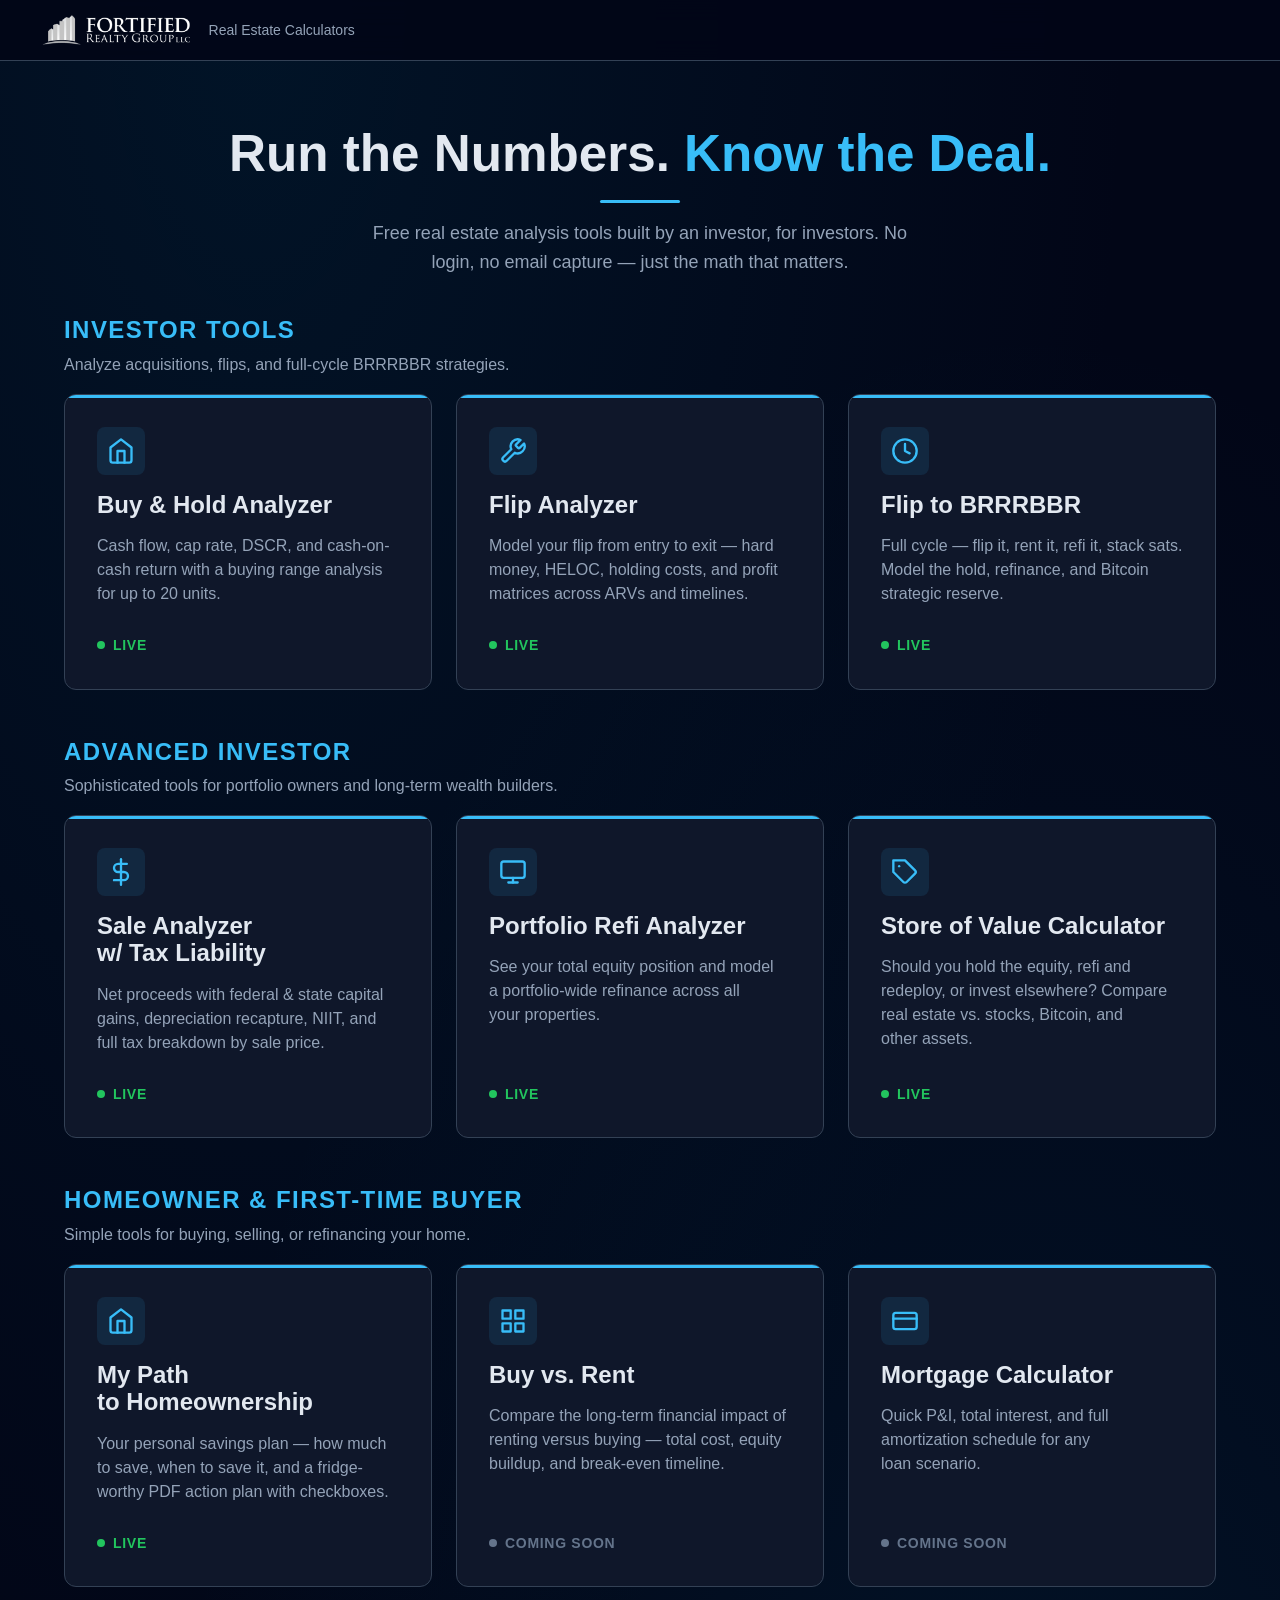
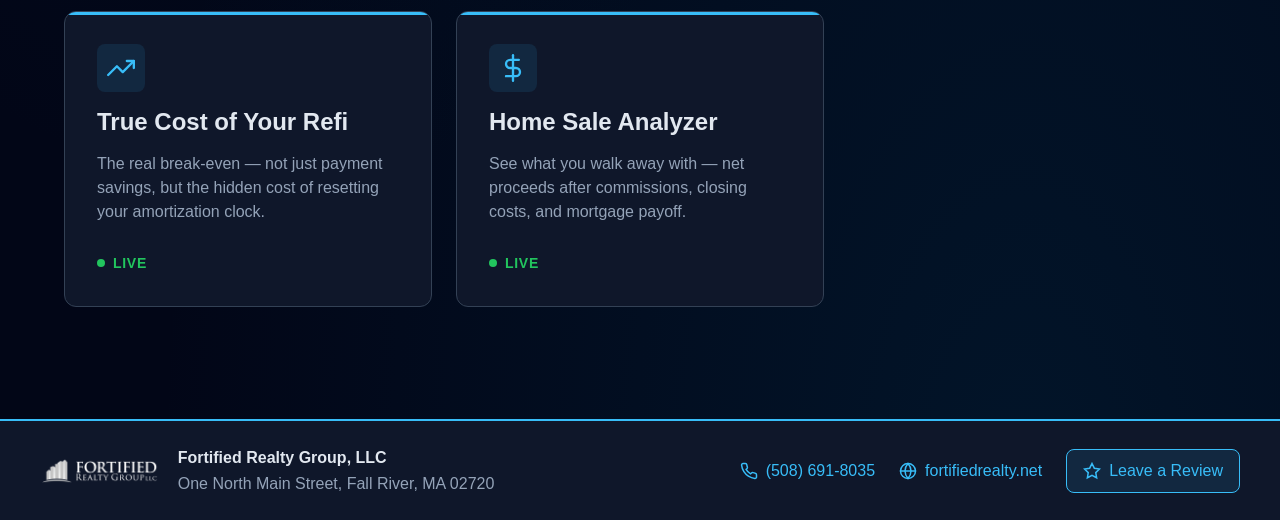
<file: index.html>
<!DOCTYPE html>
<html lang="en">
<head>
  <meta charset="UTF-8">
  <meta name="viewport" content="width=device-width, initial-scale=1.0">
  <title>Real Estate Calculators — Fortified Realty Group</title>
  <meta name="description" content="Free real estate analysis calculators from Fortified Realty Group, LLC — Buy and Hold, Flip Analyzer, BRRRBBR, and more. One North Main Street, Fall River, MA 02720.">
  <meta name="theme-color" content="#00344D">
  <link rel="manifest" href="./manifest.json">
  <link rel="icon" type="image/svg+xml" href="./assets/favicon.svg">
  <link rel="apple-touch-icon" href="./assets/icon-192.png">
  <link href="https://api.fontshare.com/v2/css?f[]=cabinet-grotesk@400,500,700,800&f[]=satoshi@400,500,600,700&display=swap" rel="stylesheet">
  <link rel="stylesheet" href="./base.css">
  <link rel="stylesheet" href="./style.css">
</head>
<body>

  <header class="site-header">
    <div class="header-inner">
      <a href="./index.html" class="logo-link">
        <img src="./assets/fortified-logo-white.png" alt="Fortified Realty Group" height="36">
        <span class="logo-text">Real Estate Calculators</span>
      </a>
      <button class="install-btn" id="installBtn" aria-label="Install app">
        <svg width="18" height="18" viewBox="0 0 24 24" fill="none" stroke="currentColor" stroke-width="2.5" stroke-linecap="round"><path d="M12 5v14M5 12l7 7 7-7"/></svg>
        Install
      </button>
    </div>
  </header>

  <section class="hero">
    <h1>Run the Numbers. <em>Know the Deal.</em></h1>
    <hr class="teal-rule">
    <p>Free real estate analysis tools built by an investor, for investors. No login, no email capture — just the math that matters.</p>
  </section>

  <main style="max-width:var(--content-wide); margin:0 auto; padding:0 var(--space-6) var(--space-16);">

    <!-- ===== ROW 1: INVESTOR CORE ===== -->
    <div style="margin-bottom:var(--space-4);">
      <h2 style="font-family:var(--font-display); font-size:var(--text-lg); font-weight:700; color:var(--color-accent); text-transform:uppercase; letter-spacing:0.06em;">Investor Tools</h2>
      <p style="font-size:var(--text-sm); color:var(--color-text-muted); margin-top:var(--space-2);">Analyze acquisitions, flips, and full-cycle BRRRBBR strategies.</p>
    </div>
    <div class="calc-grid" style="padding:0; margin-bottom:var(--space-12);">

      <a href="./buy-and-hold.html" class="calc-card">
        <div class="card-icon">
          <svg width="28" height="28" viewBox="0 0 24 24" fill="none" stroke="#38bdf8" stroke-width="2" stroke-linecap="round" stroke-linejoin="round">
            <path d="M3 9l9-7 9 7v11a2 2 0 0 1-2 2H5a2 2 0 0 1-2-2z"/>
            <polyline points="9 22 9 12 15 12 15 22"/>
          </svg>
        </div>
        <h2>Buy &amp; Hold Analyzer</h2>
        <p>Cash flow, cap rate, DSCR, and cash-on-cash return with a buying range analysis for up to 20 units.</p>
        <div class="card-status live"><span class="dot"></span>Live</div>
      </a>

      <a href="./flip-analyzer.html" class="calc-card">
        <div class="card-icon">
          <svg width="28" height="28" viewBox="0 0 24 24" fill="none" stroke="#38bdf8" stroke-width="2" stroke-linecap="round" stroke-linejoin="round">
            <path d="M14.7 6.3a1 1 0 0 0 0 1.4l1.6 1.6a1 1 0 0 0 1.4 0l3.77-3.77a6 6 0 0 1-7.94 7.94l-6.91 6.91a2.12 2.12 0 0 1-3-3l6.91-6.91a6 6 0 0 1 7.94-7.94l-3.76 3.76z"/>
          </svg>
        </div>
        <h2>Flip Analyzer</h2>
        <p>Model your flip from entry to exit — hard money, HELOC, holding costs, and profit matrices across ARVs and timelines.</p>
        <div class="card-status live"><span class="dot"></span>Live</div>
      </a>

      <a href="./brrrbbr.html" class="calc-card">
        <div class="card-icon">
          <svg width="28" height="28" viewBox="0 0 24 24" fill="none" stroke="#38bdf8" stroke-width="2" stroke-linecap="round" stroke-linejoin="round">
            <circle cx="12" cy="12" r="10"/><path d="M12 6v6l4 2"/>
          </svg>
        </div>
        <h2>Flip to BRRRBBR</h2>
        <p>Full cycle — flip it, rent it, refi it, stack sats. Model the hold, refinance, and Bitcoin strategic reserve.</p>
        <div class="card-status live"><span class="dot"></span>Live</div>
      </a>

    </div>

    <!-- ===== ROW 2: ADVANCED INVESTOR ===== -->
    <div style="margin-bottom:var(--space-4);">
      <h2 style="font-family:var(--font-display); font-size:var(--text-lg); font-weight:700; color:var(--color-accent); text-transform:uppercase; letter-spacing:0.06em;">Advanced Investor</h2>
      <p style="font-size:var(--text-sm); color:var(--color-text-muted); margin-top:var(--space-2);">Sophisticated tools for portfolio owners and long-term wealth builders.</p>
    </div>
    <div class="calc-grid" style="padding:0; margin-bottom:var(--space-12);">

      <a href="./sale-analyzer.html" class="calc-card">
        <div class="card-icon">
          <svg width="28" height="28" viewBox="0 0 24 24" fill="none" stroke="#38bdf8" stroke-width="2" stroke-linecap="round" stroke-linejoin="round">
            <line x1="12" y1="1" x2="12" y2="23"/><path d="M17 5H9.5a3.5 3.5 0 0 0 0 7h5a3.5 3.5 0 0 1 0 7H6"/>
          </svg>
        </div>
        <h2>Sale Analyzer w/ Tax Liability</h2>
        <p>Net proceeds with federal &amp; state capital gains, depreciation recapture, NIIT, and full tax breakdown by sale price.</p>
        <div class="card-status live"><span class="dot"></span>Live</div>
      </a>

      <a href="./portfolio-refi.html" class="calc-card">
        <div class="card-icon">
          <svg width="28" height="28" viewBox="0 0 24 24" fill="none" stroke="#38bdf8" stroke-width="2" stroke-linecap="round" stroke-linejoin="round">
            <rect x="2" y="3" width="20" height="14" rx="2"/><line x1="8" y1="21" x2="16" y2="21"/><line x1="12" y1="17" x2="12" y2="21"/>
          </svg>
        </div>
        <h2>Portfolio Refi Analyzer</h2>
        <p>See your total equity position and model a portfolio-wide refinance across all your properties.</p>
        <div class="card-status live"><span class="dot"></span>Live</div>
      </a>

      <a href="./store-of-value.html" class="calc-card">
        <div class="card-icon">
          <svg width="28" height="28" viewBox="0 0 24 24" fill="none" stroke="#38bdf8" stroke-width="2" stroke-linecap="round" stroke-linejoin="round">
            <path d="M20.59 13.41l-7.17 7.17a2 2 0 0 1-2.83 0L2 12V2h10l8.59 8.59a2 2 0 0 1 0 2.82z"/><line x1="7" y1="7" x2="7.01" y2="7"/>
          </svg>
        </div>
        <h2>Store of Value Calculator</h2>
        <p>Should you hold the equity, refi and redeploy, or invest elsewhere? Compare real estate vs. stocks, Bitcoin, and other assets.</p>
        <div class="card-status live"><span class="dot"></span>Live</div>
      </a>

    </div>

    <!-- ===== ROW 3: RESIDENTIAL / FIRST-TIME BUYER ===== -->
    <div style="margin-bottom:var(--space-4);">
      <h2 style="font-family:var(--font-display); font-size:var(--text-lg); font-weight:700; color:var(--color-accent); text-transform:uppercase; letter-spacing:0.06em;">Homeowner &amp; First-Time Buyer</h2>
      <p style="font-size:var(--text-sm); color:var(--color-text-muted); margin-top:var(--space-2);">Simple tools for buying, selling, or refinancing your home.</p>
    </div>
    <div class="calc-grid" style="padding:0; margin-bottom:var(--space-12);">

      <a href="./first-mortgage.html" class="calc-card">
        <div class="card-icon">
          <svg width="28" height="28" viewBox="0 0 24 24" fill="none" stroke="#38bdf8" stroke-width="2" stroke-linecap="round" stroke-linejoin="round">
            <path d="M3 9l9-7 9 7v11a2 2 0 0 1-2 2H5a2 2 0 0 1-2-2z"/>
            <polyline points="9 22 9 12 15 12 15 22"/>
          </svg>
        </div>
        <h2>My Path to Homeownership</h2>
        <p>Your personal savings plan — how much to save, when to save it, and a fridge-worthy PDF action plan with checkboxes.</p>
        <div class="card-status live"><span class="dot"></span>Live</div>
      </a>

      <div class="calc-card disabled">
        <div class="card-icon">
          <svg width="28" height="28" viewBox="0 0 24 24" fill="none" stroke="#38bdf8" stroke-width="2" stroke-linecap="round" stroke-linejoin="round">
            <rect x="3" y="3" width="7" height="7"/><rect x="14" y="3" width="7" height="7"/>
            <rect x="14" y="14" width="7" height="7"/><rect x="3" y="14" width="7" height="7"/>
          </svg>
        </div>
        <h2>Buy vs. Rent</h2>
        <p>Compare the long-term financial impact of renting versus buying — total cost, equity buildup, and break-even timeline.</p>
        <div class="card-status coming"><span class="dot"></span>Coming Soon</div>
      </div>

      <div class="calc-card disabled">
        <div class="card-icon">
          <svg width="28" height="28" viewBox="0 0 24 24" fill="none" stroke="#38bdf8" stroke-width="2" stroke-linecap="round" stroke-linejoin="round">
            <rect x="2" y="5" width="20" height="14" rx="2"/><line x1="2" y1="10" x2="22" y2="10"/>
          </svg>
        </div>
        <h2>Mortgage Calculator</h2>
        <p>Quick P&amp;I, total interest, and full amortization schedule for any loan scenario.</p>
        <div class="card-status coming"><span class="dot"></span>Coming Soon</div>
      </div>

      <a href="./refi-breakeven.html" class="calc-card">
        <div class="card-icon">
          <svg width="28" height="28" viewBox="0 0 24 24" fill="none" stroke="#38bdf8" stroke-width="2" stroke-linecap="round" stroke-linejoin="round">
            <polyline points="23 6 13.5 15.5 8.5 10.5 1 18"/><polyline points="17 6 23 6 23 12"/>
          </svg>
        </div>
        <h2>True Cost of Your Refi</h2>
        <p>The real break-even — not just payment savings, but the hidden cost of resetting your amortization clock.</p>
        <div class="card-status live"><span class="dot"></span>Live</div>
      </a>

      <a href="./home-sale.html" class="calc-card">
        <div class="card-icon">
          <svg width="28" height="28" viewBox="0 0 24 24" fill="none" stroke="#38bdf8" stroke-width="2" stroke-linecap="round" stroke-linejoin="round">
            <line x1="12" y1="1" x2="12" y2="23"/><path d="M17 5H9.5a3.5 3.5 0 0 0 0 7h5a3.5 3.5 0 0 1 0 7H6"/>
          </svg>
        </div>
        <h2>Home Sale Analyzer</h2>
        <p>See what you walk away with — net proceeds after commissions, closing costs, and mortgage payoff.</p>
        <div class="card-status live"><span class="dot"></span>Live</div>
      </a>

    </div>

  </main>

  <footer class="contact-footer">
    <div class="footer-inner">
      <div class="footer-brand">
        <img src="./assets/fortified-logo-white.png" alt="Fortified Realty Group" height="24">
        <div class="footer-text">
          <strong>Fortified Realty Group, LLC</strong><br>
          One North Main Street, Fall River, MA 02720
        </div>
      </div>
      <div class="footer-links">
        <a href="tel:+15086918035" class="footer-link" target="_blank" rel="noopener noreferrer">
          <svg viewBox="0 0 24 24" fill="none" stroke="currentColor" stroke-width="2" stroke-linecap="round"><path d="M22 16.92v3a2 2 0 0 1-2.18 2 19.79 19.79 0 0 1-8.63-3.07 19.5 19.5 0 0 1-6-6 19.79 19.79 0 0 1-3.07-8.67A2 2 0 0 1 4.11 2h3a2 2 0 0 1 2 1.72c.127.96.361 1.903.7 2.81a2 2 0 0 1-.45 2.11L8.09 9.91a16 16 0 0 0 6 6l1.27-1.27a2 2 0 0 1 2.11-.45c.907.339 1.85.573 2.81.7A2 2 0 0 1 22 16.92z"/></svg>
          (508) 691-8035
        </a>
        <a href="https://fortifiedrealty.net" class="footer-link" target="_blank" rel="noopener noreferrer">
          <svg viewBox="0 0 24 24" fill="none" stroke="currentColor" stroke-width="2" stroke-linecap="round"><circle cx="12" cy="12" r="10"/><line x1="2" y1="12" x2="22" y2="12"/><path d="M12 2a15.3 15.3 0 0 1 4 10 15.3 15.3 0 0 1-4 10 15.3 15.3 0 0 1-4-10 15.3 15.3 0 0 1 4-10z"/></svg>
          fortifiedrealty.net
        </a>
        <a href="https://g.page/r/CbFCYN2LnvC7EAE/review" class="footer-link review-link" target="_blank" rel="noopener noreferrer">
          <svg viewBox="0 0 24 24" fill="none" stroke="currentColor" stroke-width="2" stroke-linecap="round"><polygon points="12 2 15.09 8.26 22 9.27 17 14.14 18.18 21.02 12 17.77 5.82 21.02 7 14.14 2 9.27 8.91 8.26 12 2"/></svg>
          Leave a Review
        </a>
      </div>
    </div>
  </footer>

  <script src="./app.js"></script>
</body>
</html>
</file>
<file: base.css>
*, *::before, *::after { box-sizing: border-box; margin: 0; padding: 0; }

html {
  -moz-text-size-adjust: none;
  -webkit-text-size-adjust: none;
  text-size-adjust: none;
  -webkit-font-smoothing: antialiased;
  -moz-osx-font-smoothing: grayscale;
  text-rendering: optimizeLegibility;
  scroll-behavior: smooth;
  scroll-padding-top: 4rem;
}

body {
  min-height: 100dvh;
  line-height: 1.6;
  font-family: var(--font-body, sans-serif);
  font-size: var(--text-base);
  color: var(--color-text);
  background-color: var(--color-bg);
}

img, picture, video, canvas, svg { display: block; max-width: 100%; height: auto; }
ul[role="list"], ol[role="list"] { list-style: none; }
input, button, textarea, select { font: inherit; color: inherit; }

h1, h2, h3, h4, h5, h6 { text-wrap: balance; line-height: 1.15; }
p, li, figcaption { text-wrap: pretty; max-width: 72ch; }

:focus-visible {
  outline: 2px solid var(--color-primary);
  outline-offset: 3px;
  border-radius: 0.375rem;
}

@media (prefers-reduced-motion: reduce) {
  *, *::before, *::after {
    animation-duration: 0.01ms !important;
    animation-iteration-count: 1 !important;
    transition-duration: 0.01ms !important;
    scroll-behavior: auto !important;
  }
}

button { cursor: pointer; background: none; border: none; }
table { border-collapse: collapse; width: 100%; }

a, button, [role="button"], input, textarea, select {
  transition: color 180ms cubic-bezier(0.16, 1, 0.3, 1),
              background 180ms cubic-bezier(0.16, 1, 0.3, 1),
              border-color 180ms cubic-bezier(0.16, 1, 0.3, 1),
              box-shadow 180ms cubic-bezier(0.16, 1, 0.3, 1);
}

.sr-only {
  position: absolute; width: 1px; height: 1px; padding: 0; margin: -1px;
  overflow: hidden; clip: rect(0, 0, 0, 0); white-space: nowrap; border-width: 0;
}
</file>
<file: style.css>
/* ===== FORTIFIED SHOCKWAVE DESIGN SYSTEM ===== */

:root {
  /* Type Scale */
  --text-xs:   clamp(0.75rem,  0.7rem  + 0.25vw, 0.875rem);
  --text-sm:   clamp(0.875rem, 0.8rem  + 0.35vw, 1rem);
  --text-base: clamp(1rem,     0.95rem + 0.25vw, 1.125rem);
  --text-lg:   clamp(1.125rem, 1rem    + 0.75vw, 1.5rem);
  --text-xl:   clamp(1.5rem,   1.2rem  + 1.25vw, 2.25rem);
  --text-2xl:  clamp(2rem,     1.2rem  + 2.5vw,  3.5rem);

  /* Spacing */
  --space-1:  0.25rem;
  --space-2:  0.5rem;
  --space-3:  0.75rem;
  --space-4:  1rem;
  --space-5:  1.25rem;
  --space-6:  1.5rem;
  --space-8:  2rem;
  --space-10: 2.5rem;
  --space-12: 3rem;
  --space-16: 4rem;
  --space-20: 5rem;
  --space-24: 6rem;

  /* Fortified Shockwave Dark Theme */
  --color-bg:             #020617;
  --color-surface:        #0f172a;
  --color-surface-2:      #1e293b;
  --color-surface-3:      #1a2744;
  --color-border:         #334155;
  --color-border-accent:  #38bdf8;
  --color-divider:        #1e293b;

  /* Text */
  --color-text:           #e2e8f0;
  --color-text-muted:     #94a3b8;
  --color-text-faint:     #64748b;

  /* Brand Colors */
  --color-primary:        #00344D;
  --color-primary-light:  #016891;
  --color-accent:         #38bdf8;
  --color-neutral:        #6D6E71;

  /* Input Styling - Clean White */
  --color-input-bg:       #1e293b;
  --color-input-border:   #475569;
  --color-input-text:     #ffffff;
  --color-input-label:    #94a3b8;
  --color-input-focus:    #38bdf8;

  /* Result Colors */
  --color-result-positive: #22c55e;
  --color-result-negative: #ef4444;
  --color-result-warning:  #eab308;
  --color-result-bg:      #0a1a0a;
  --color-result-border:  #166534;

  /* Radius */
  --radius-sm: 0.375rem;
  --radius-md: 0.5rem;
  --radius-lg: 0.75rem;
  --radius-xl: 1rem;

  /* Shadows */
  --shadow-card: 0 4px 24px rgba(0, 0, 0, 0.4);
  --shadow-glow: 0 0 20px rgba(56, 189, 248, 0.15);

  /* Content widths */
  --content-narrow: 640px;
  --content-default: 960px;
  --content-wide: 1200px;

  /* Font families */
  --font-display: 'Cabinet Grotesk', 'Arial Black', sans-serif;
  --font-body: 'Satoshi', 'Inter', sans-serif;
}


/* ===== GLOBAL LAYOUT ===== */

body {
  background: var(--color-bg);
  background-image: 
    radial-gradient(ellipse at 20% 0%, rgba(0, 52, 77, 0.3) 0%, transparent 60%),
    radial-gradient(ellipse at 80% 100%, rgba(1, 104, 145, 0.15) 0%, transparent 60%);
  min-height: 100dvh;
  display: flex;
  flex-direction: column;
}


/* ===== HEADER / NAV ===== */

.site-header {
  position: sticky;
  top: 0;
  z-index: 100;
  background: rgba(2, 6, 23, 0.92);
  backdrop-filter: blur(12px);
  -webkit-backdrop-filter: blur(12px);
  border-bottom: 1px solid var(--color-border);
  padding: var(--space-3) var(--space-6);
}

.header-inner {
  max-width: var(--content-wide);
  margin: 0 auto;
  display: flex;
  align-items: center;
  justify-content: space-between;
  gap: var(--space-4);
}

.logo-link {
  display: flex;
  align-items: center;
  gap: var(--space-3);
  text-decoration: none;
  color: var(--color-text);
}

.logo-link img {
  height: 36px;
  width: auto;
}

.logo-text {
  font-family: var(--font-display);
  font-size: var(--text-xs);
  color: var(--color-text-muted);
  font-weight: 400;
  line-height: 1.3;
}

.nav-back {
  display: inline-flex;
  align-items: center;
  gap: var(--space-2);
  color: var(--color-accent);
  text-decoration: none;
  font-size: var(--text-sm);
  font-weight: 500;
  padding: var(--space-2) var(--space-3);
  border-radius: var(--radius-sm);
  border: 1px solid transparent;
}

.nav-back:hover {
  border-color: var(--color-accent);
  background: rgba(56, 189, 248, 0.08);
}

.install-btn {
  display: none;
  align-items: center;
  gap: var(--space-2);
  padding: var(--space-2) var(--space-4);
  background: var(--color-accent);
  color: var(--color-bg);
  font-size: var(--text-sm);
  font-weight: 600;
  border-radius: var(--radius-md);
  border: none;
  cursor: pointer;
}

.install-btn:hover { background: #7dd3fc; }
.install-btn.visible { display: inline-flex; }


/* ===== HERO SECTION (Hub) ===== */

.hero {
  text-align: center;
  padding: var(--space-16) var(--space-6) var(--space-10);
}

.hero h1 {
  font-family: var(--font-display);
  font-size: var(--text-2xl);
  font-weight: 800;
  color: var(--color-text);
  margin-bottom: var(--space-4);
}

.hero h1 em {
  font-style: normal;
  color: var(--color-accent);
}

.hero p {
  font-size: var(--text-base);
  color: var(--color-text-muted);
  max-width: 560px;
  margin: 0 auto;
}

.teal-rule {
  display: block;
  width: 80px;
  height: 3px;
  background: var(--color-accent);
  margin: var(--space-4) auto;
  border: none;
  border-radius: 2px;
}


/* ===== CALCULATOR GRID (Hub) ===== */

.calc-grid {
  max-width: var(--content-wide);
  margin: 0 auto;
  padding: 0 var(--space-6) var(--space-16);
  display: grid;
  grid-template-columns: repeat(auto-fill, minmax(min(300px, 100%), 1fr));
  gap: var(--space-6);
}

.calc-card {
  position: relative;
  background: var(--color-surface);
  border: 1px solid var(--color-border);
  border-radius: var(--radius-lg);
  padding: var(--space-8);
  text-decoration: none;
  color: var(--color-text);
  display: flex;
  flex-direction: column;
  gap: var(--space-4);
  overflow: hidden;
  transition: transform 180ms ease, box-shadow 180ms ease, border-color 180ms ease;
}

.calc-card::before {
  content: '';
  position: absolute;
  top: 0; left: 0; right: 0;
  height: 3px;
  background: var(--color-accent);
}

.calc-card:hover {
  transform: translateY(-4px);
  box-shadow: var(--shadow-glow);
  border-color: var(--color-accent);
}

.calc-card .card-icon {
  width: 48px;
  height: 48px;
  background: rgba(56, 189, 248, 0.1);
  border-radius: var(--radius-md);
  display: flex;
  align-items: center;
  justify-content: center;
  font-size: 1.5rem;
}

.calc-card h2 {
  font-family: var(--font-display);
  font-size: var(--text-lg);
  font-weight: 700;
  color: var(--color-text);
}

.calc-card p {
  font-size: var(--text-sm);
  color: var(--color-text-muted);
  line-height: 1.5;
}

.card-status {
  display: inline-flex;
  align-items: center;
  gap: var(--space-2);
  font-size: var(--text-xs);
  font-weight: 600;
  text-transform: uppercase;
  letter-spacing: 0.05em;
  margin-top: auto;
  padding-top: var(--space-3);
}

.card-status.live { color: var(--color-result-positive); }
.card-status.coming { color: var(--color-text-faint); }

.card-status .dot {
  width: 8px; height: 8px;
  border-radius: 50%;
  background: currentColor;
}

.card-status.live .dot {
  animation: pulse-dot 2s ease infinite;
}

@keyframes pulse-dot {
  0%, 100% { opacity: 1; }
  50% { opacity: 0.3; }
}

.calc-card.disabled {
  opacity: 0.5;
  pointer-events: none;
}


/* ===== CALCULATOR PAGE LAYOUT ===== */

.calc-page {
  flex: 1;
  max-width: var(--content-wide);
  margin: 0 auto;
  width: 100%;
  padding: var(--space-6);
}

.calc-title-area {
  margin-bottom: var(--space-8);
}

.calc-title-area h1 {
  font-family: var(--font-display);
  font-size: var(--text-xl);
  font-weight: 800;
  color: var(--color-text);
  margin-bottom: var(--space-2);
}

.calc-title-area p {
  font-size: var(--text-sm);
  color: var(--color-text-muted);
}

.calc-address {
  margin-bottom: var(--space-6);
}

.calc-address label {
  display: block;
  font-size: var(--text-xs);
  color: var(--color-input-label);
  font-weight: 600;
  text-transform: uppercase;
  letter-spacing: 0.05em;
  margin-bottom: var(--space-2);
}

.calc-address input {
  width: 100%;
  max-width: 500px;
  padding: var(--space-3) var(--space-4);
  background: var(--color-input-bg);
  border: 1px solid var(--color-input-border);
  border-radius: var(--radius-md);
  color: var(--color-input-text);
  font-size: var(--text-base);
  font-weight: 500;
}

.calc-address input::placeholder { color: var(--color-text-faint); }
.calc-address input:focus {
  outline: none;
  border-color: var(--color-input-focus);
  box-shadow: 0 0 0 3px rgba(56, 189, 248, 0.15);
}


/* ===== INPUT SECTIONS ===== */

.calc-sections {
  display: grid;
  grid-template-columns: 1fr 1fr 1fr;
  gap: var(--space-6);
  margin-bottom: var(--space-8);
}

@media (max-width: 900px) {
  .calc-sections { grid-template-columns: 1fr; }
}

.input-section {
  background: var(--color-surface);
  border: 1px solid var(--color-border);
  border-radius: var(--radius-lg);
  overflow: hidden;
}

.section-header {
  background: var(--color-surface-2);
  padding: var(--space-3) var(--space-5);
  border-bottom: 1px solid var(--color-border);
  display: flex;
  align-items: center;
  gap: var(--space-3);
}

.section-header h2 {
  font-family: var(--font-display);
  font-size: var(--text-sm);
  font-weight: 700;
  color: var(--color-accent);
  text-transform: uppercase;
  letter-spacing: 0.08em;
}

.section-body {
  padding: var(--space-4) var(--space-5);
  display: flex;
  flex-direction: column;
  gap: var(--space-3);
}

/* Input rows — Clean White Style */
.input-row {
  display: flex;
  align-items: center;
  justify-content: space-between;
  gap: var(--space-3);
}

.input-row label {
  font-size: var(--text-sm);
  color: var(--color-input-label);
  font-weight: 500;
  white-space: nowrap;
  flex-shrink: 0;
}

.input-row input,
.input-row select {
  width: 120px;
  text-align: right;
  padding: var(--space-2) var(--space-3);
  background: var(--color-input-bg);
  border: 1px solid var(--color-input-border);
  border-radius: var(--radius-sm);
  color: var(--color-input-text);
  font-size: var(--text-sm);
  font-weight: 600;
  font-variant-numeric: tabular-nums;
}

.input-row input:focus,
.input-row select:focus {
  outline: none;
  border-color: var(--color-input-focus);
  box-shadow: 0 0 0 2px rgba(56, 189, 248, 0.15);
}

.input-row input::placeholder { color: var(--color-text-faint); }

/* Computed row (non-editable) */
.computed-row {
  display: flex;
  align-items: center;
  justify-content: space-between;
  gap: var(--space-3);
  padding: var(--space-2) 0;
  border-top: 1px solid var(--color-divider);
}

.computed-row label {
  font-size: var(--text-sm);
  color: var(--color-text-muted);
  font-weight: 400;
}

.computed-row .computed-value {
  font-size: var(--text-sm);
  color: var(--color-text);
  font-weight: 600;
  font-variant-numeric: tabular-nums;
}

/* Section totals */
.section-total {
  display: flex;
  align-items: center;
  justify-content: space-between;
  padding: var(--space-3) var(--space-5);
  background: var(--color-surface-2);
  border-top: 2px solid var(--color-accent);
}

.section-total label {
  font-size: var(--text-sm);
  font-weight: 700;
  color: var(--color-accent);
  text-transform: uppercase;
  letter-spacing: 0.03em;
}

.section-total .total-value {
  font-size: var(--text-lg);
  font-weight: 800;
  color: var(--color-text);
  font-variant-numeric: tabular-nums;
}


/* ===== NOI DISPLAY ===== */

.noi-bar {
  display: flex;
  gap: var(--space-6);
  margin-bottom: var(--space-6);
  padding: var(--space-4) var(--space-6);
  background: var(--color-surface);
  border: 1px solid var(--color-border);
  border-radius: var(--radius-lg);
  flex-wrap: wrap;
}

.noi-item {
  display: flex;
  align-items: center;
  gap: var(--space-3);
}

.noi-item label {
  font-size: var(--text-sm);
  color: var(--color-text-muted);
  font-weight: 500;
}

.noi-item .noi-value {
  font-size: var(--text-lg);
  font-weight: 800;
  color: var(--color-accent);
  font-variant-numeric: tabular-nums;
}


/* ===== RESULTS SECTION ===== */

.results-section {
  background: var(--color-surface);
  border: 2px solid var(--color-result-border);
  border-radius: var(--radius-lg);
  overflow: hidden;
  margin-bottom: var(--space-8);
}

.results-header {
  background: var(--color-result-bg);
  padding: var(--space-4) var(--space-6);
  border-bottom: 1px solid var(--color-result-border);
  display: flex;
  align-items: center;
  justify-content: space-between;
}

.results-header h2 {
  font-family: var(--font-display);
  font-size: var(--text-sm);
  font-weight: 700;
  color: var(--color-result-positive);
  text-transform: uppercase;
  letter-spacing: 0.08em;
}

.results-grid {
  display: grid;
  grid-template-columns: repeat(4, 1fr);
  gap: 0;
}

@media (max-width: 768px) {
  .results-grid { grid-template-columns: repeat(2, 1fr); }
}

.result-card {
  padding: var(--space-6);
  text-align: center;
  border-right: 1px solid var(--color-border);
  border-bottom: 1px solid var(--color-border);
}

.result-card:last-child { border-right: none; }

@media (max-width: 768px) {
  .result-card:nth-child(2n) { border-right: none; }
}

.result-card .result-label {
  font-size: var(--text-xs);
  color: var(--color-text-muted);
  text-transform: uppercase;
  letter-spacing: 0.06em;
  font-weight: 600;
  margin-bottom: var(--space-2);
}

.result-card .result-value {
  font-family: var(--font-display);
  font-size: var(--text-xl);
  font-weight: 800;
  font-variant-numeric: tabular-nums;
  transition: color 300ms ease;
}

.result-value.positive { color: var(--color-result-positive); }
.result-value.negative { color: var(--color-result-negative); }
.result-value.neutral  { color: var(--color-text); }


/* ===== BUYING RANGE SECTION ===== */

.range-section {
  margin-bottom: var(--space-8);
}

.range-section h2 {
  font-family: var(--font-display);
  font-size: var(--text-lg);
  font-weight: 700;
  color: var(--color-text);
  margin-bottom: var(--space-4);
}

.range-inputs {
  display: flex;
  gap: var(--space-6);
  margin-bottom: var(--space-6);
  flex-wrap: wrap;
  align-items: end;
}

.range-input-group {
  display: flex;
  flex-direction: column;
  gap: var(--space-2);
}

.range-input-group label {
  font-size: var(--text-xs);
  color: var(--color-text-muted);
  font-weight: 600;
  text-transform: uppercase;
  letter-spacing: 0.05em;
}

.range-input-group input {
  width: 140px;
  padding: var(--space-2) var(--space-3);
  background: var(--color-input-bg);
  border: 1px solid var(--color-input-border);
  border-radius: var(--radius-sm);
  color: var(--color-input-text);
  font-size: var(--text-sm);
  font-weight: 600;
  text-align: right;
  font-variant-numeric: tabular-nums;
}

.range-input-group input:focus {
  outline: none;
  border-color: var(--color-input-focus);
  box-shadow: 0 0 0 2px rgba(56, 189, 248, 0.15);
}

.range-divider {
  width: 1px;
  height: 48px;
  background: var(--color-border);
  align-self: flex-end;
  margin-bottom: 4px;
}

.range-table-wrap {
  overflow-x: auto;
  border: 1px solid var(--color-border);
  border-radius: var(--radius-lg);
  -webkit-overflow-scrolling: touch;
}

.range-table {
  min-width: 100%;
  border-collapse: collapse;
  font-size: var(--text-xs);
  font-variant-numeric: tabular-nums;
}

.range-table th,
.range-table td {
  padding: var(--space-2) var(--space-3);
  text-align: center;
  white-space: nowrap;
  border-bottom: 1px solid var(--color-divider);
}

.range-table th:first-child,
.range-table td:first-child {
  text-align: left;
  position: sticky;
  left: 0;
  background: var(--color-surface);
  z-index: 2;
  font-weight: 600;
  color: var(--color-text-muted);
  padding-left: var(--space-4);
  border-right: 2px solid var(--color-border);
  min-width: 160px;
}

.range-table thead th {
  background: var(--color-surface-2);
  color: var(--color-accent);
  font-weight: 700;
  font-size: var(--text-xs);
  text-transform: uppercase;
  letter-spacing: 0.04em;
  text-align: center;
  border-bottom: 2px solid var(--color-accent);
}

.range-table thead th:first-child {
  background: var(--color-surface-2);
}

.range-table thead th.asking-col {
  background: var(--color-primary);
  color: #ffffff;
}

.range-table tbody tr:hover td {
  background: rgba(56, 189, 248, 0.04);
}

.range-table tbody tr:hover td:first-child {
  background: var(--color-surface);
}

/* Conditional formatting cells */
.range-table td.cond-green {
  background: rgba(34, 197, 94, 0.18);
  color: #4ade80;
  font-weight: 700;
}

.range-table td.cond-yellow {
  background: rgba(234, 179, 8, 0.18);
  color: #facc15;
  font-weight: 700;
}

.range-table td.cond-red {
  background: rgba(239, 68, 68, 0.18);
  color: #f87171;
  font-weight: 700;
}

/* Results rows */
.range-table tr.results-row td {
  border-top: 2px solid var(--color-border);
}

.range-table tr.results-row td:first-child {
  font-weight: 700;
  color: var(--color-text);
}


/* ===== DEAL SUMMARY ===== */

.deal-summary {
  background: var(--color-surface);
  border: 1px solid var(--color-border);
  border-left: 4px solid var(--color-accent);
  border-radius: var(--radius-lg);
  padding: var(--space-6);
  margin-bottom: var(--space-8);
}

.deal-summary h3 {
  font-family: var(--font-display);
  font-size: var(--text-sm);
  font-weight: 700;
  color: var(--color-accent);
  text-transform: uppercase;
  letter-spacing: 0.06em;
  margin-bottom: var(--space-3);
}

.deal-summary p {
  font-size: var(--text-base);
  color: var(--color-text);
  line-height: 1.7;
  max-width: 100%;
}

.deal-summary.positive { border-left-color: var(--color-result-positive); }
.deal-summary.positive h3 { color: var(--color-result-positive); }
.deal-summary.caution { border-left-color: var(--color-result-warning); }
.deal-summary.caution h3 { color: var(--color-result-warning); }
.deal-summary.negative { border-left-color: var(--color-result-negative); }
.deal-summary.negative h3 { color: var(--color-result-negative); }


/* ===== ACTIONS BAR ===== */

.actions-bar {
  display: flex;
  gap: var(--space-4);
  margin-bottom: var(--space-8);
  flex-wrap: wrap;
}

.btn {
  display: inline-flex;
  align-items: center;
  gap: var(--space-2);
  padding: var(--space-3) var(--space-6);
  font-size: var(--text-sm);
  font-weight: 600;
  border-radius: var(--radius-md);
  border: 1px solid transparent;
  cursor: pointer;
  text-decoration: none;
}

.btn-primary {
  background: var(--color-accent);
  color: var(--color-bg);
}

.btn-primary:hover { background: #7dd3fc; }

.btn-outline {
  background: transparent;
  color: var(--color-accent);
  border-color: var(--color-accent);
}

.btn-outline:hover { background: rgba(56, 189, 248, 0.1); }


/* ===== CONTACT FOOTER ===== */

.contact-footer {
  background: var(--color-surface);
  border-top: 2px solid var(--color-accent);
  padding: var(--space-6);
  margin-top: auto;
}

.footer-inner {
  max-width: var(--content-wide);
  margin: 0 auto;
  display: flex;
  align-items: center;
  justify-content: space-between;
  flex-wrap: wrap;
  gap: var(--space-4);
}

.footer-brand {
  display: flex;
  align-items: center;
  gap: var(--space-4);
}

.footer-brand img {
  height: 28px;
  width: auto;
}

.footer-text {
  font-size: var(--text-sm);
  color: var(--color-text-muted);
}

.footer-text strong {
  color: var(--color-text);
  font-weight: 700;
}

.footer-links {
  display: flex;
  align-items: center;
  gap: var(--space-6);
  flex-wrap: wrap;
}

.footer-link {
  display: inline-flex;
  align-items: center;
  gap: var(--space-2);
  color: var(--color-accent);
  text-decoration: none;
  font-size: var(--text-sm);
  font-weight: 500;
}

.footer-link:hover { color: #7dd3fc; }
.footer-link svg { width: 18px; height: 18px; flex-shrink: 0; }

.review-link {
  padding: var(--space-2) var(--space-4);
  background: rgba(56, 189, 248, 0.1);
  border: 1px solid var(--color-accent);
  border-radius: var(--radius-md);
}

.review-link:hover { background: rgba(56, 189, 248, 0.2); }


/* ===== SEPARATOR LINES ===== */

.section-divider {
  height: 1px;
  background: var(--color-border);
  border: none;
  margin: var(--space-2) 0;
}


/* ===== PRINT / PDF ===== */

@media print {
  body { background: #fff !important; color: #111 !important; }
  .site-header, .contact-footer, .actions-bar, .nav-back, .install-btn {
    display: none !important;
  }
  .calc-page { max-width: 100%; padding: 0; }
}


/* ===== ANIMATIONS ===== */

@keyframes fadeInUp {
  from { opacity: 0; transform: translateY(16px); }
  to { opacity: 1; transform: translateY(0); }
}

.calc-card { animation: fadeInUp 400ms ease both; }
.calc-card:nth-child(2) { animation-delay: 80ms; }
.calc-card:nth-child(3) { animation-delay: 160ms; }
.calc-card:nth-child(4) { animation-delay: 240ms; }
.calc-card:nth-child(5) { animation-delay: 320ms; }
.calc-card:nth-child(6) { animation-delay: 400ms; }


/* ===== SECTION VISUAL DIVIDER (first-mortgage & future calculators) ===== */

.section-visual-divider {
  display: flex;
  align-items: center;
  gap: var(--space-4);
  margin: var(--space-8) 0 var(--space-6);
  color: var(--color-text-muted);
  font-size: var(--text-xs);
  font-family: var(--font-display);
  font-weight: 600;
  letter-spacing: 0.1em;
  text-transform: uppercase;
}

.section-visual-divider::before,
.section-visual-divider::after {
  content: '';
  flex: 1;
  height: 1px;
  background: var(--color-border);
}

/* ===== RAMP CARD (first-mortgage) ===== */

.ramp-card {
  transition: border-color 200ms ease, box-shadow 200ms ease;
  border-radius: var(--radius-md);
}

.ramp-card:hover {
  border-color: var(--color-accent) !important;
  box-shadow: 0 0 0 2px rgba(56, 189, 248, 0.12);
}

/* ===== COACHING BAR variant (noi-bar used as single text bar) ===== */

#coachingBar {
  border-left: 3px solid var(--color-accent);
  background: var(--color-surface);
  font-size: var(--text-sm);
  color: var(--color-text-muted);
  line-height: 1.65;
}

#coachingBar span {
  flex: 1;
}
</file>
